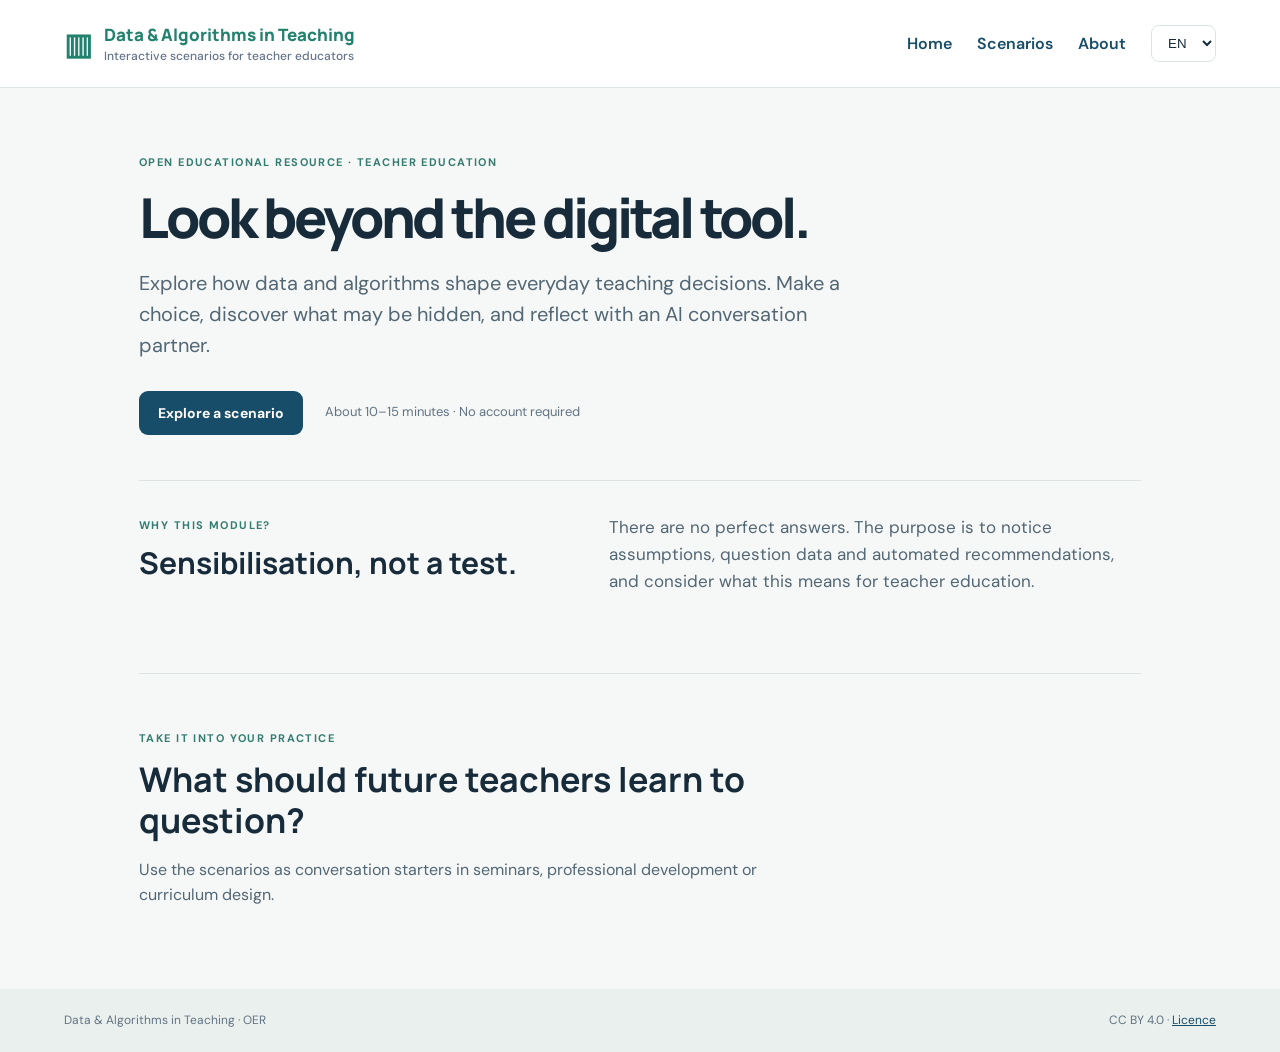
<file: index.html>
<!doctype html><html lang="en"><head><meta charset="utf-8"><meta name="viewport" content="width=device-width,initial-scale=1"><title>Data & Algorithms in Teaching</title><meta name="description" content="Interactive scenarios for teacher educators"><link rel="stylesheet" href="styles.css"></head><body><header class="top"><a class="brand" href="./"><span class="logo">▥</span><span>Data & Algorithms in Teaching<small>Interactive scenarios for teacher educators</small></span></a><nav><a href="./">Home</a><a href="#workspace">Scenarios</a><a href="#about" data-i18n="aboutNav">About</a><select id="language" aria-label="Language"><option value="en">EN</option><option value="de">DE</option><option value="fr">FR</option></select></nav></header><main><section class="hero"><p class="eyebrow" data-i18n="eyebrow">OPEN EDUCATIONAL RESOURCE · TEACHER EDUCATION</p><h1 data-i18n="heroTitle">Look beyond the digital tool.</h1><p class="lead" data-i18n="heroLead">Explore how data and algorithms shape everyday teaching decisions. Make a choice, discover what may be hidden, and reflect with an AI conversation partner.</p><div class="hero-actions"><button id="start" class="primary" data-i18n="start">Explore a scenario</button><span class="muted" data-i18n="time">About 10–15 minutes · No account required</span></div></section><section id="about" class="intro"><div><p class="eyebrow" data-i18n="whyEyebrow">WHY THIS MODULE?</p><h2 data-i18n="whyTitle">Sensibilisation, not a test.</h2></div><p data-i18n="whyText">There are no perfect answers. The purpose is to notice assumptions, question data and automated recommendations, and consider what this means for teacher education.</p></section><section id="workspace" class="workspace hidden"><div class="section-head"><div><p class="eyebrow" id="scenarioCount">SCENARIO</p><h2 id="scenarioTitle"></h2></div><button id="another" class="secondary" data-i18n="another">↻ Another scenario</button></div><div class="scenario-layout"><div class="scenario-card"><span id="category" class="tag"></span><p id="scenarioContext" class="scenario-context"></p></div><div class="decision-card"><h3 id="scenarioQuestion"></h3><p class="muted" id="choiceHelp">Choose the response you consider most appropriate.</p><div id="choices" class="choices"></div><div id="feedback" class="feedback hidden" aria-live="polite"></div></div></div><div class="steps"><span>① <b>Scenario</b></span><i></i><span>② <b>Your decision</b></span><i></i><span>③ <b>Feedback</b></span><i></i><span>④ <b>Reflect</b></span></div><div id="reflectionPanel" class="reflection-panel hidden"><div><p class="eyebrow" data-i18n="reflectionEyebrow">GO ONE STEP FURTHER</p><h3 data-i18n="reflectionTitle">Reflect with a conversation partner</h3><p data-i18n="reflectionText">The AI partner can help you examine assumptions and connect the situation to teacher education. You can also use the reflection prompts without AI.</p><div class="prompt-box"><strong data-i18n="promptLabel">A question to consider</strong><p id="reflectionPrompt"></p></div></div><div class="chat"><div id="chatLog" class="chat-log"><div class="bubble assistant" data-i18n="chatWelcome">I’m here to explore the scenario with you. What stands out to you, and why?</div></div><form id="chatForm"><textarea id="chatInput" rows="2" data-i18n-placeholder="chatPlaceholder" placeholder="Write your reflection…"></textarea><button class="primary" type="submit" data-i18n="send">Send</button></form><p id="chatStatus" class="small muted"></p></div></div></section><section class="closing"><p class="eyebrow" data-i18n="closingEyebrow">TAKE IT INTO YOUR PRACTICE</p><h2 data-i18n="closingTitle">What should future teachers learn to question?</h2><p data-i18n="closingText">Use the scenarios as conversation starters in seminars, professional development or curriculum design.</p></section></main><footer><span>Data & Algorithms in Teaching · OER</span><span>CC BY 4.0 · <a href="https://creativecommons.org/licenses/by/4.0/">Licence</a></span></footer><script src="config.js"></script><script src="app.js"></script></body></html>
</file>
<file: styles.css>
@import url('https://fonts.googleapis.com/css2?family=DM+Sans:wght@400;500;600;700&family=Manrope:wght@500;600;700;800&display=swap');
:root{--ink:#172b3a;--muted:#617382;--blue:#174d68;--teal:#c9e6df;--paper:#f6f8f7;--line:#dce5e3;--white:#fff;--accent:#df8c55}*{box-sizing:border-box}body{margin:0;background:var(--paper);color:var(--ink);font-family:'DM Sans',sans-serif;line-height:1.6}.top{height:76px;padding:0 max(5vw,22px);display:flex;align-items:center;justify-content:space-between;background:#fff;border-bottom:1px solid var(--line)}.brand{font:800 17px Manrope;color:var(--ink);text-decoration:none}.brand span{color:#23826e}.top nav{display:flex;align-items:center;gap:25px}.top nav a,.text-link{color:var(--blue);font-weight:600;text-decoration:none}.top select{border:1px solid var(--line);padding:9px 12px;border-radius:8px;background:white;color:var(--ink)}main{max-width:1050px;margin:auto;padding:0 24px}.hero{padding:76px 0 70px;max-width:790px}.eyebrow{font-size:11px;letter-spacing:.13em;font-weight:700;color:#347c70}.hero h1{font:800 clamp(42px,7vw,70px)/1.04 Manrope;letter-spacing:-.055em;margin:17px 0 22px;max-width:740px}.lead{font-size:20px;line-height:1.55;color:#526674;max-width:720px}.hero-actions{display:flex;align-items:center;gap:22px;margin-top:30px;flex-wrap:wrap}.primary,.secondary{border:0;border-radius:9px;padding:13px 19px;font:700 14px 'DM Sans';cursor:pointer}.primary{background:var(--blue);color:#fff}.primary:hover{background:#236a80}.secondary{background:#e6efed;color:var(--blue);border:1px solid #cbded9}.muted,.small{color:var(--muted);font-size:13px}.intro{display:grid;grid-template-columns:1fr 1.3fr;gap:60px;padding:34px 0 55px;border-top:1px solid var(--line)}h2{font:700 30px/1.2 Manrope;margin:8px 0}.intro>p{color:#526674;font-size:17px;margin:8px 0}.workspace{padding:35px 0 60px;border-top:1px solid var(--line)}.hidden{display:none!important}.section-head{display:flex;align-items:center;justify-content:space-between;gap:20px;margin-bottom:20px}.section-head h2{font-size:32px}.scenario-card{background:#fff;border:1px solid var(--line);border-radius:18px;padding:30px;box-shadow:0 10px 30px #1b35400b}.tag{display:inline-block;background:#e5f1ee;color:#28695d;border-radius:30px;padding:5px 11px;font-size:12px;font-weight:700}.scenario-context{font-size:18px;line-height:1.65;max-width:850px;margin:20px 0 25px}.scenario-card h3{font:700 19px Manrope}.choices{display:grid;gap:10px}.choice{display:flex;align-items:flex-start;gap:12px;border:1px solid var(--line);border-radius:11px;padding:15px;cursor:pointer;background:#fff;text-align:left;color:var(--ink);font:500 15px/1.5 'DM Sans'}.choice:hover{border-color:#6ba99b;background:#f7fbfa}.choice.selected{border:2px solid #3c8b79;background:#eff7f4}.choice .letter{font-weight:800;color:#317a6b}.feedback{margin-top:22px;background:#edf5f2;border-left:4px solid #438d7b;padding:20px;border-radius:0 10px 10px 0}.feedback h4{font:700 17px Manrope;margin:0 0 8px}.feedback p{margin:8px 0}.reflection-panel{margin-top:22px;display:grid;grid-template-columns:.8fr 1.2fr;gap:18px}.reflection-panel>div:first-child,.chat,.prompt-box{background:#fff;border:1px solid var(--line);border-radius:15px;padding:22px}.reflection-panel h3{font:700 22px Manrope;margin:6px 0}.reflection-panel p{color:#526674}.chat{padding:16px}.chat-log{height:230px;overflow:auto;display:flex;flex-direction:column;gap:10px;padding:4px}.bubble{max-width:92%;padding:11px 14px;border-radius:13px;font-size:14px;white-space:pre-wrap}.assistant{background:#edf4f2;align-self:flex-start}.user{background:#174d68;color:white;align-self:flex-end}.chat form{display:flex;gap:8px;margin-top:12px}.chat textarea,.editor-form textarea,.editor-form input,.editor-form select{width:100%;border:1px solid var(--line);border-radius:8px;padding:11px;font:14px 'DM Sans';resize:vertical}.chat form button{align-self:stretch}.prompt-box{grid-column:1/-1;background:#f0f3f8}.prompt-box p{margin-bottom:0}.closing{padding:45px 0 65px;border-top:1px solid var(--line)}.closing h2{font-size:34px;max-width:650px}.closing>p:not(.eyebrow){color:#526674;max-width:650px}footer{padding:22px max(5vw,22px);display:flex;justify-content:space-between;gap:15px;background:#eaf0ee;color:#617382;font-size:12px}footer a{color:var(--blue)}.editor-wrap{max-width:1100px;margin:45px auto;padding:0 22px}.editor-intro{max-width:750px;margin-bottom:28px}.editor-grid{display:grid;grid-template-columns:280px 1fr;gap:20px}.scenario-list,.editor-form{background:white;border:1px solid var(--line);border-radius:14px;padding:20px}.scenario-list button{display:block;width:100%;text-align:left;border:0;background:#f2f6f4;padding:12px;border-radius:8px;margin:7px 0;cursor:pointer;color:var(--ink)}.scenario-list button.active{background:#dceee8;font-weight:700}.editor-form label{display:block;font-weight:700;font-size:13px;margin:15px 0 6px}.editor-form h3{font:700 18px Manrope}.editor-actions{display:flex;gap:10px;flex-wrap:wrap;margin-top:22px}.notice{background:#fff6e9;border:1px solid #f1d9b8;padding:13px;border-radius:9px;color:#72512d;font-size:13px;margin:15px 0}.language-fields{border:1px solid var(--line);padding:14px;border-radius:10px;margin-top:15px}.language-fields h4{margin:0 0 8px;font:700 14px Manrope}.file-note{font-size:12px;color:var(--muted)}@media(max-width:700px){.top{height:auto;padding:16px 20px;align-items:flex-start;gap:12px}.top nav{gap:12px;flex-wrap:wrap;justify-content:flex-end}.brand{max-width:145px}.hero{padding:55px 0}.intro,.reflection-panel,.editor-grid{grid-template-columns:1fr;gap:18px}.scenario-card{padding:20px}.section-head{align-items:flex-start;flex-direction:column}footer{flex-direction:column}.prompt-box{grid-column:auto}}
/* v3 scenario layout */
.brand{display:flex;align-items:center;gap:12px}.brand small{display:block;color:#64748b;font:500 12px 'DM Sans';margin-top:2px}.logo{font-size:30px;color:#4e83d7}.top{height:auto;min-height:88px}.hero{padding:55px 0 45px}.hero h1{font-size:clamp(38px,5vw,55px)}.workspace{max-width:1160px;margin:0 auto}.scenario-layout{display:grid;grid-template-columns:1fr 1fr;gap:20px}.scenario-card,.decision-card{background:white;border:1px solid #dce4ed;border-radius:16px;padding:26px;box-shadow:0 4px 18px #1b35400b}.scenario-context{font-size:16px;margin:14px 0 0}.decision-card{display:flex;flex-direction:column}.decision-card h3{font:800 23px Manrope;margin:2px 0 5px}.decision-card .choices{margin-top:14px}.choice{min-height:73px}.steps{display:flex;align-items:center;justify-content:center;gap:15px;padding:26px 10px;color:#365780;font-size:13px}.steps i{height:2px;background:#d4dfea;flex:1;max-width:80px}.reflection-panel .prompt-box{margin-top:20px}.intro{padding:25px 0 35px}.closing{margin-top:35px}@media(max-width:750px){.scenario-layout{grid-template-columns:1fr}.top{flex-wrap:wrap}.top nav{gap:12px}.steps{gap:5px;font-size:11px}.steps i{min-width:10px}}
.share-actions{display:flex;align-items:center;gap:12px;margin:18px 0}.share-actions .fine{margin:0}
</file>
